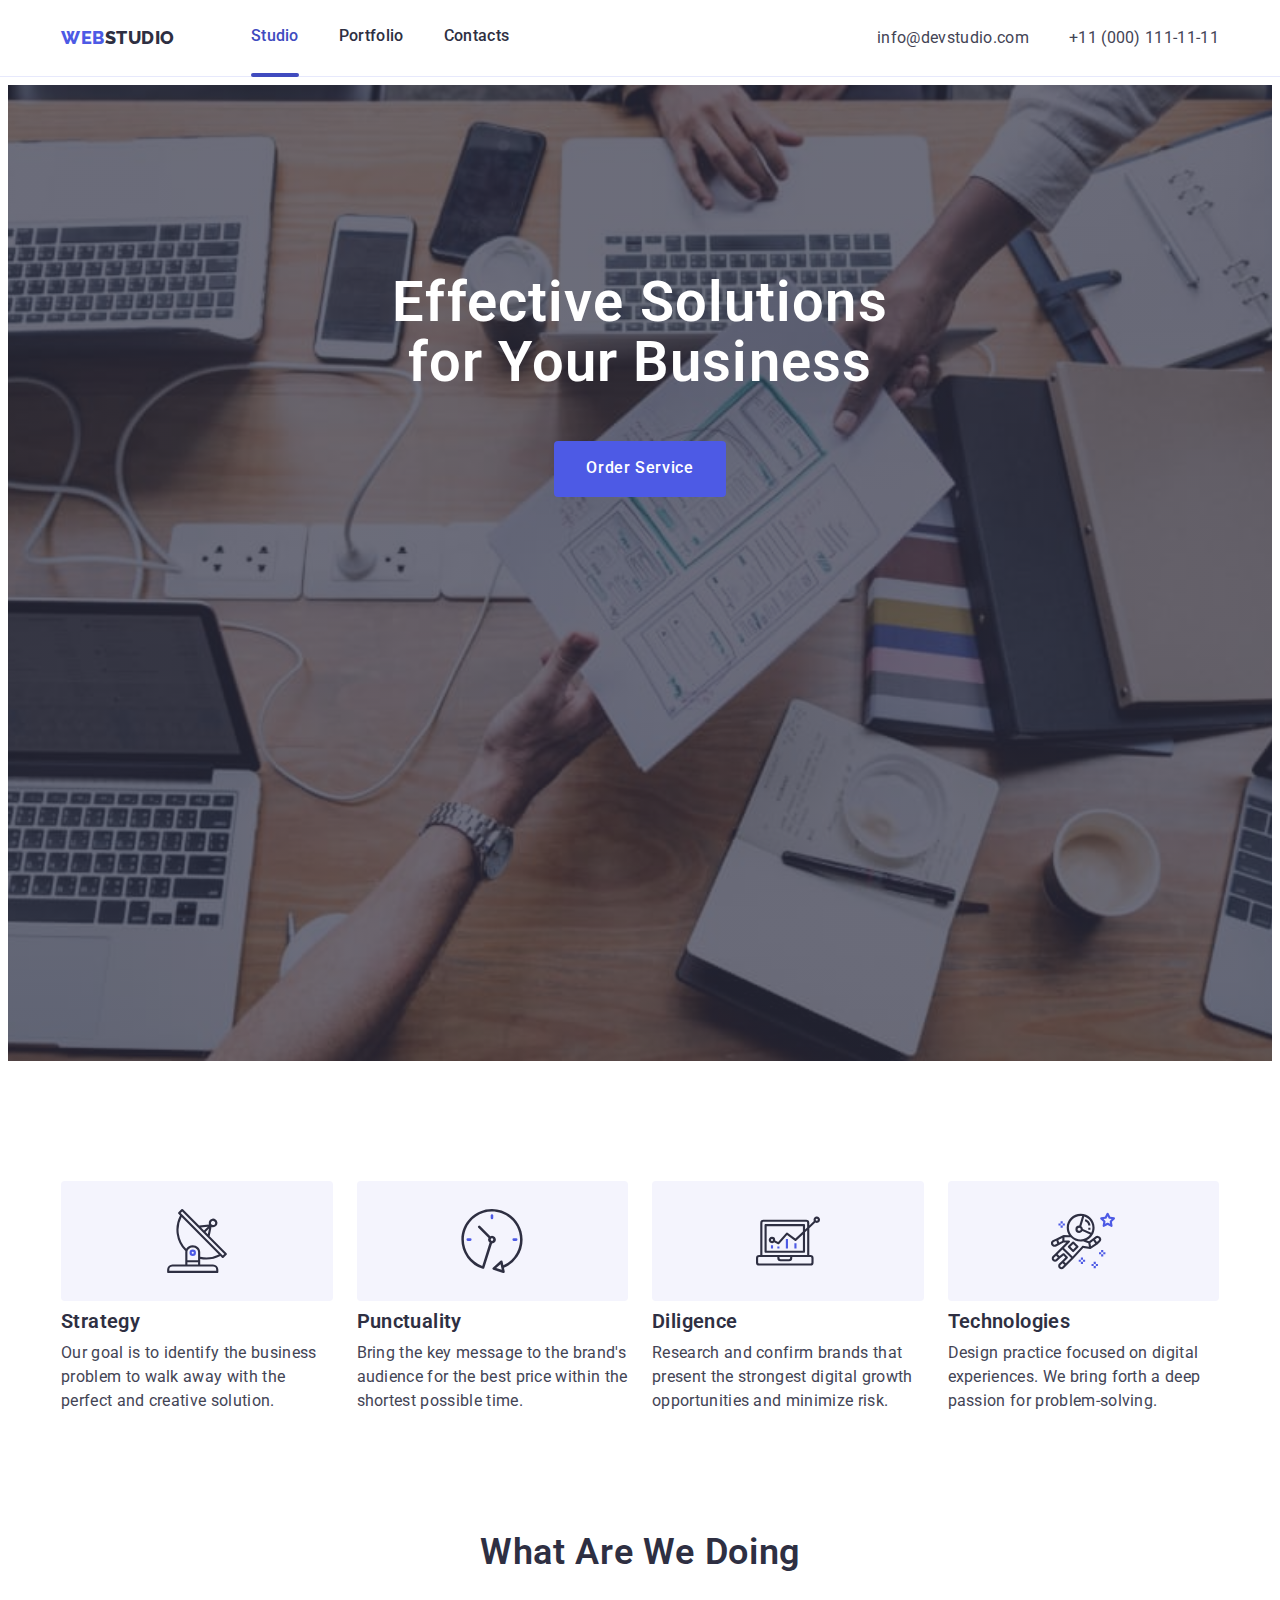
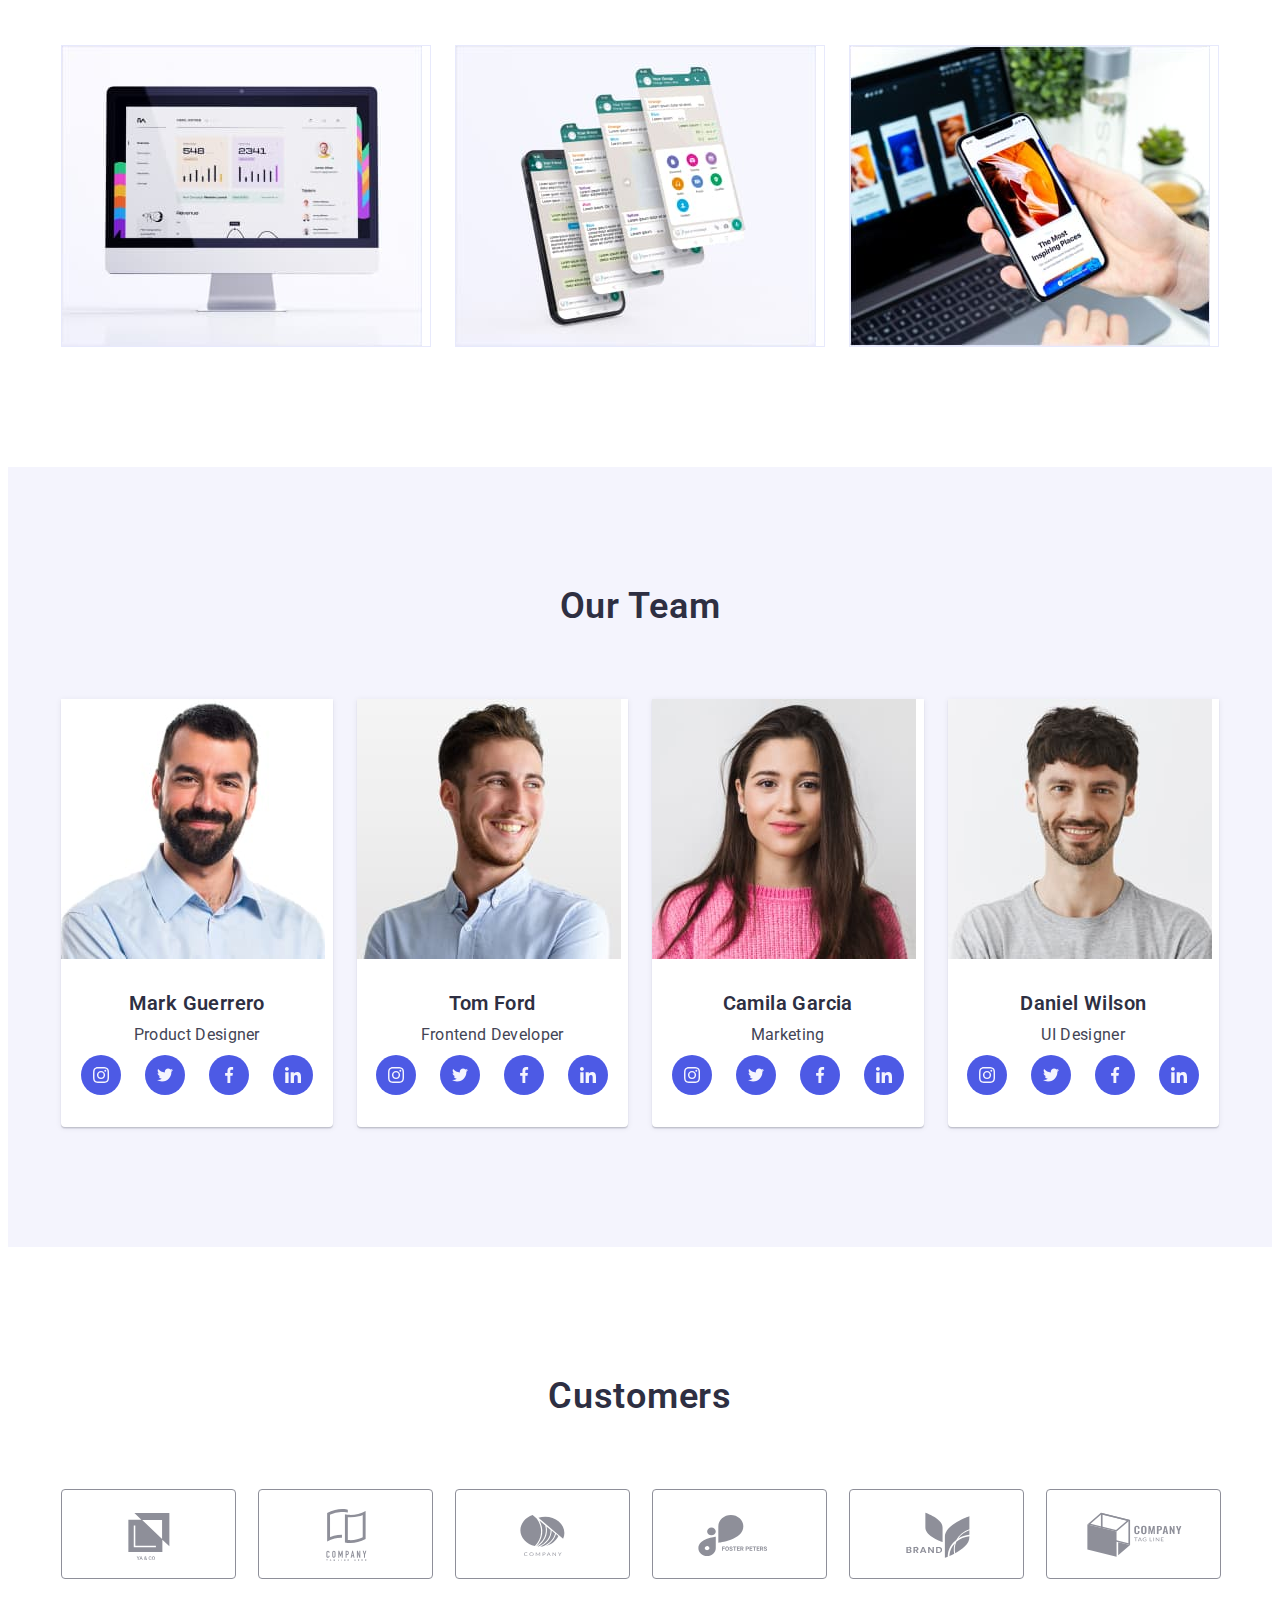
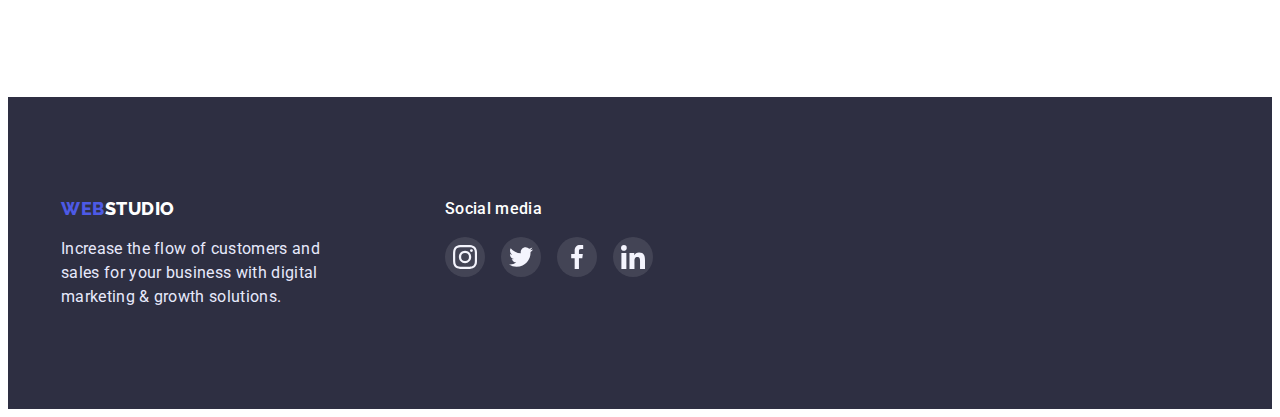
<file: index.html>
<!DOCTYPE html>
<html lang="en">
  <head>
    <meta charset="UTF-8" />
    <meta http-equiv="X-UA-Compatible" content="IE=edge" />
    <meta name="viewport" content="width=device-width, initial-scale=1.0" />
    <title>Web Studio</title>
    <link rel="preconnect" href="https://fonts.googleapis.com" />
    <link rel="preconnect" href="https://fonts.gstatic.com" crossorigin />
    <link
      href="https://fonts.googleapis.com/css2?family=Raleway:wght@800&family=Roboto:wght@400;500;700;900&display=swap"
      rel="stylesheet"
    />
    <link
      rel="stylesheet"
      href="https://cdnjs.cloudflare.com/ajax/libs/modern-normalize/1.1.0/modern-normalize.min.css"
      integrity="sha512-wpPYUAdjBVSE4KJnH1VR1HeZfpl1ub8YT/NKx4PuQ5NmX2tKuGu6U/JRp5y+Y8XG2tV+wKQpNHVUX03MfMFn9Q=="
      crossorigin="anonymous"
      referrerpolicy="no-referrer"
    />
    <link rel="stylesheet" href="./css/styles.css" />
  </head>

  <body>
    <!-- Header -->
    <header class="header">
      <div class="container">
        <nav class="header-navigation">
          <a class="header-logo link" href="./index.html"
            >web<span class="logo-studio">studio</span>
          </a>
          <ul class="header-list list">
            <li class="header-item">
              <a class="header-link link current" href="./index.html">Studio</a>
            </li>
            <li class="header-item">
              <a class="header-link link" href="./portfolio.html">Portfolio</a>
            </li>
            <li class="header-item">
              <a class="header-link link" href="">Contacts</a>
            </li>
          </ul>
        </nav>
        <address>
          <ul class="header-contacts-list list">
            <li class="header-contacts-item">
              <a
                class="header-contacts-link link"
                href="mailto:info@devstudio.com"
                >info@devstudio.com</a
              >
            </li>
            <li class="header-contacts-item">
              <a class="header-contacts-link link" href="tel:+11(000)111-11-11"
                >+11 (000) 111-11-11</a
              >
            </li>
          </ul>
        </address>
      </div>
    </header>
    <!-- Main -->
    <main>
      <!-- Hero -->
      <section class="hero">
        <div class="container">
          <h1 class="hero-title">Effective Solutions for Your Business</h1>
          <button data-modal-open type="button" class="hero-btn">
            Order Service
          </button>
        </div>
      </section>
      <!-- Section About -->
      <section class="about">
        <div class="container">
          <h2 class="about-title visually-hidden">About us</h2>
          <ul class="about-list list">
            <li class="about-item icon-antenna">
              <h3 class="about-item-title">Strategy</h3>
              <p class="about-text">
                Our goal is to identify the business problem to walk away with
                the perfect and creative solution.
              </p>
            </li>
            <li class="about-item icon-clock">
              <h3 class="about-item-title">Punctuality</h3>
              <p class="about-text">
                Bring the key message to the brand's audience for the best price
                within the shortest possible time.
              </p>
            </li>
            <li class="about-item icon-diagrama">
              <h3 class="about-item-title">Diligence</h3>
              <p class="about-text">
                Research and confirm brands that present the strongest digital
                growth opportunities and minimize risk.
              </p>
            </li>
            <li class="about-item icon-astronaut">
              <h3 class="about-item-title">Technologies</h3>
              <p class="about-text">
                Design practice focused on digital experiences. We bring forth a
                deep passion for problem-solving.
              </p>
            </li>
          </ul>
        </div>
      </section>
      <!-- Section Example -->
      <section class="example section">
        <div class="container">
          <h2 class="example-title">What are we doing</h2>
          <ul class="example-list list">
            <li class="example-item">
              <img src="./images/rectangle71.jpg" alt="example" width="360" />
            </li>
            <li class="example-item">
              <img src="./images/rectangle72.jpg" alt="example" width="360" />
            </li>
            <li class="example-item">
              <img src="./images/rectangle73.jpg" alt="example" width="360" />
            </li>
          </ul>
        </div>
      </section>
      <!-- Section Team -->
      <section class="team section">
        <div class="container">
          <h2 class="team-title">Our Team</h2>
          <ul class="team-list list">
            <li class="team-item">
              <img src="./images/mark.jpg" alt="Mark Guerrero" width="264" />
              <div class="team-item-info">
                <h3 class="team-item-title">Mark Guerrero</h3>
                <p class="team-text">Product Designer</p>
                <ul class="team-soc-list list">
                  <li class="team-soc-item">
                    <a href="" class="team-soc-link link">
                      <svg class="team-soc-icon" width="16" height="16">
                        <use href="./images/icons.svg#icon-instagram"></use>
                      </svg>
                    </a>
                  </li>
                  <li class="team-soc-item">
                    <a href="" class="team-soc-link link">
                      <svg class="team-soc-icon" width="16" height="16">
                        <use href="./images/icons.svg#icon-twitter"></use>
                      </svg>
                    </a>
                  </li>
                  <li class="team-soc-item">
                    <a href="" class="team-soc-link link">
                      <svg class="team-soc-icon" width="16" height="16">
                        <use href="./images/icons.svg#icon-facebook"></use>
                      </svg>
                    </a>
                  </li>
                  <li class="team-soc-item">
                    <a href="" class="team-soc-link link">
                      <svg class="team-soc-icon" width="16" height="16">
                        <use href="./images/icons.svg#icon-linkedin"></use>
                      </svg>
                    </a>
                  </li>
                </ul>
              </div>
            </li>
            <li class="team-item">
              <img src="./images/tom.jpg" alt="Tom Ford" width="264" />
              <div class="team-item-info">
                <h3 class="team-item-title">Tom Ford</h3>
                <p class="team-text">Frontend Developer</p>
                <ul class="team-soc-list list">
                  <li class="team-soc-item">
                    <a href="" class="team-soc-link link">
                      <svg class="team-soc-icon" width="16" height="16">
                        <use href="./images/icons.svg#icon-instagram"></use>
                      </svg>
                    </a>
                  </li>
                  <li class="team-soc-item">
                    <a href="" class="team-soc-link link">
                      <svg class="team-soc-icon" width="16" height="16">
                        <use href="./images/icons.svg#icon-twitter"></use>
                      </svg>
                    </a>
                  </li>
                  <li class="team-soc-item">
                    <a href="" class="team-soc-link link">
                      <svg class="team-soc-icon" width="16" height="16">
                        <use href="./images/icons.svg#icon-facebook"></use>
                      </svg>
                    </a>
                  </li>
                  <li class="team-soc-item">
                    <a href="" class="team-soc-link link">
                      <svg class="team-soc-icon" width="16" height="16">
                        <use href="./images/icons.svg#icon-linkedin"></use>
                      </svg>
                    </a>
                  </li>
                </ul>
              </div>
            </li>
            <li class="team-item">
              <img src="./images/camila.jpg" alt="Camila Garcia" width="264" />
              <div class="team-item-info">
                <h3 class="team-item-title">Camila Garcia</h3>
                <p class="team-text">Marketing</p>
                <ul class="team-soc-list list">
                  <li class="team-soc-item">
                    <a href="" class="team-soc-link link">
                      <svg class="team-soc-icon" width="16" height="16">
                        <use href="./images/icons.svg#icon-instagram"></use>
                      </svg>
                    </a>
                  </li>
                  <li class="team-soc-item">
                    <a href="" class="team-soc-link link">
                      <svg class="team-soc-icon" width="16" height="16">
                        <use href="./images/icons.svg#icon-twitter"></use>
                      </svg>
                    </a>
                  </li>
                  <li class="team-soc-item">
                    <a href="" class="team-soc-link link">
                      <svg class="team-soc-icon" width="16" height="16">
                        <use href="./images/icons.svg#icon-facebook"></use>
                      </svg>
                    </a>
                  </li>
                  <li class="team-soc-item">
                    <a href="" class="team-soc-link link">
                      <svg class="team-soc-icon" width="16" height="16">
                        <use href="./images/icons.svg#icon-linkedin"></use>
                      </svg>
                    </a>
                  </li>
                </ul>
              </div>
            </li>
            <li class="team-item">
              <img src="./images/daniel.jpg" alt="Daniel Wilson" width="264" />
              <div class="team-item-info">
                <h3 class="team-item-title">Daniel Wilson</h3>
                <p class="team-text">UI Designer</p>
                <ul class="team-soc-list list">
                  <li class="team-soc-item">
                    <a href="" class="team-soc-link link">
                      <svg class="team-soc-icon" width="16" height="16">
                        <use href="./images/icons.svg#icon-instagram"></use>
                      </svg>
                    </a>
                  </li>
                  <li class="team-soc-item">
                    <a href="" class="team-soc-link link">
                      <svg class="team-soc-icon" width="16" height="16">
                        <use href="./images/icons.svg#icon-twitter"></use>
                      </svg>
                    </a>
                  </li>
                  <li class="team-soc-item">
                    <a href="" class="team-soc-link link">
                      <svg class="team-soc-icon" width="16" height="16">
                        <use href="./images/icons.svg#icon-facebook"></use>
                      </svg>
                    </a>
                  </li>
                  <li class="team-soc-item">
                    <a href="" class="team-soc-link link">
                      <svg class="team-soc-icon" width="16" height="16">
                        <use href="./images/icons.svg#icon-linkedin"></use>
                      </svg>
                    </a>
                  </li>
                </ul>
              </div>
            </li>
          </ul>
        </div>
      </section>
      <!-- Customers -->
      <section class="customers">
        <div class="container">
          <h2 class="customers-title">Customers</h2>
          <ul class="customers-list list">
            <li class="costomers-item">
              <a href="" class="custumers-link link">
                <svg class="custumers-icon" width="104" height="56">
                  <use href="./images/icons.svg#icon-client-1"></use>
                </svg>
              </a>
            </li>
            <li class="costomers-item">
              <a href="" class="custumers-link link">
                <svg class="custumers-icon" width="104" height="56">
                  <use href="./images/icons.svg#icon-client-2"></use>
                </svg>
              </a>
            </li>
            <li class="costomers-item">
              <a href="" class="custumers-link link">
                <svg class="custumers-icon" width="104" height="56">
                  <use href="./images/icons.svg#icon-client-3"></use>
                </svg>
              </a>
            </li>
            <li class="costomers-item">
              <a href="" class="custumers-link link">
                <svg class="custumers-icon" width="104" height="56">
                  <use href="./images/icons.svg#icon-client-4"></use>
                </svg>
              </a>
            </li>
            <li class="costomers-item">
              <a href="" class="custumers-link link">
                <svg class="custumers-icon" width="104" height="56">
                  <use href="./images/icons.svg#icon-client-5"></use>
                </svg>
              </a>
            </li>
            <li class="costomers-item">
              <a href="" class="custumers-link link">
                <svg class="custumers-icon" width="104" height="56">
                  <use href="./images/icons.svg#icon-client-6"></use>
                </svg>
              </a>
            </li>
          </ul>
        </div>
      </section>
    </main>
    <!-- Footer -->
    <footer class="footer">
      <div class="container">
        <div class="footer-descriprion">
          <a class="footer-logo link" href="./index.html">
            web<span class="footer-logo-studio">studio</span></a
          >
          <p class="footer-text">
            Increase the flow of customers and sales for your business with
            digital marketing & growth solutions.
          </p>
        </div>
        <div class="footer-media">
          <p class="footer-media-text">Social media</p>
          <ul class="footer-soc-list list">
            <li class="footer-soc-item">
              <a href="" class="footer-soc-link link">
                <svg class="footer-soc-icon" width="24" height="24">
                  <use href="./images/icons.svg#icon-instagram"></use>
                </svg>
              </a>
            </li>
            <li class="footer-soc-item">
              <a href="" class="footer-soc-link link">
                <svg class="footer-soc-icon" width="24" height="24">
                  <use href="./images/icons.svg#icon-twitter"></use>
                </svg>
              </a>
            </li>
            <li class="footer-soc-item">
              <a href="" class="footer-soc-link link">
                <svg class="footer-soc-icon" width="24" height="24">
                  <use href="./images/icons.svg#icon-facebook"></use>
                </svg>
              </a>
            </li>
            <li class="footer-soc-item">
              <a href="" class="footer-soc-link link">
                <svg class="footer-soc-icon" width="24" height="24">
                  <use href="./images/icons.svg#icon-linkedin"></use>
                </svg>
              </a>
            </li>
          </ul>
        </div>
      </div>
    </footer>

    <div class="backdrop is-hidden" data-modal>
      <div class="modal">
        <button data-modal-close class="modal-close">
          <svg class="modal-close-icon" width="8" height="8">
            <use href="./images/icons.svg#icon-close"></use>
          </svg>
        </button>
      </div>
    </div>

    <script src="./js/modal.js"></script>
    <script>
      const { height: pageHeaderHeight } = document
        .querySelector(".header")
        .getBoundingClientRect();

      document.body.style.paddingTop = `${pageHeaderHeight}px`;
    </script>
  </body>
</html>
</file>
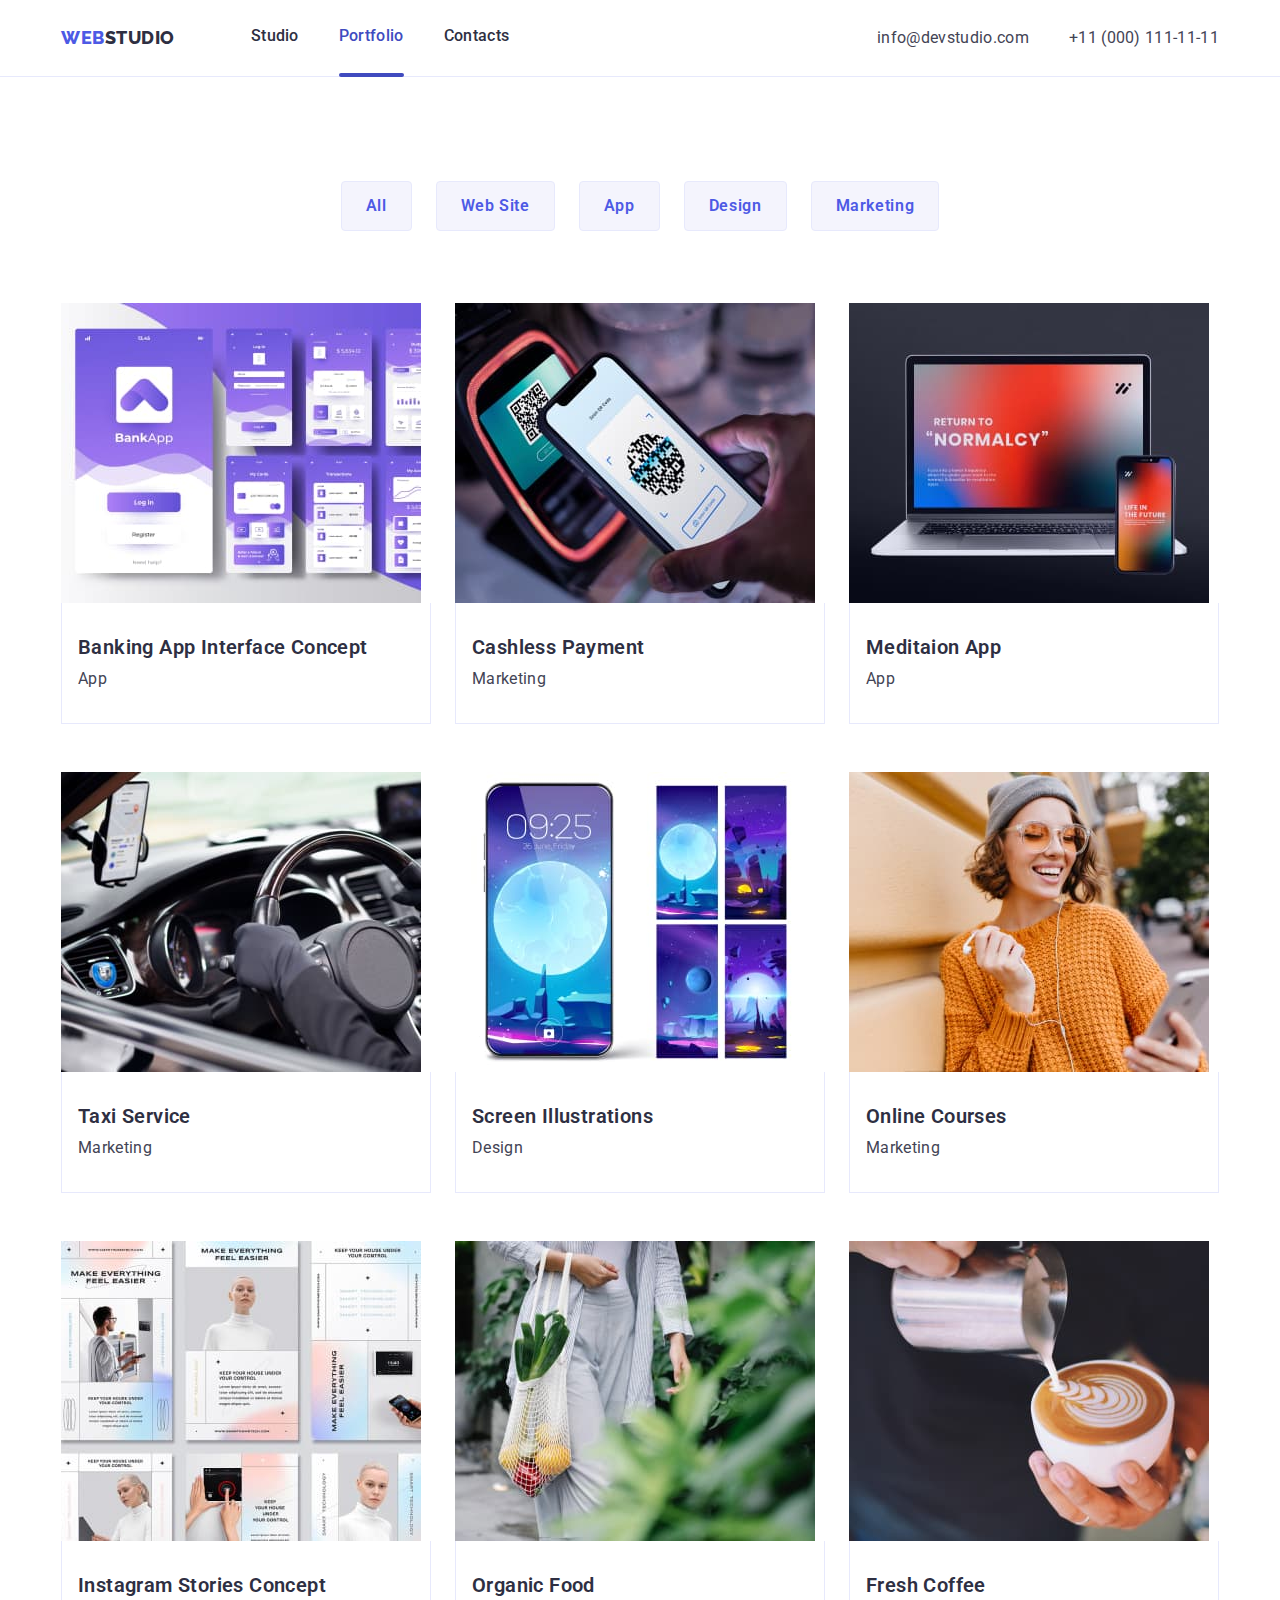
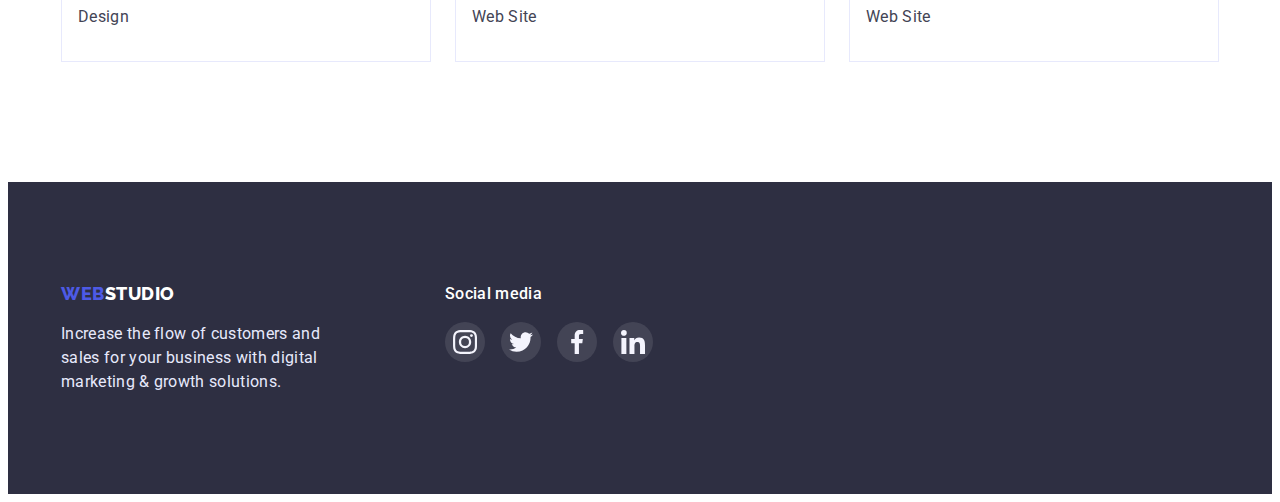
<file: portfolio.html>
<!DOCTYPE html>
<html lang="en">
  <head>
    <meta charset="UTF-8" />
    <meta http-equiv="X-UA-Compatible" content="IE=edge" />
    <meta name="viewport" content="width=device-width, initial-scale=1.0" />
    <title>Web Studio</title>
    <link rel="preconnect" href="https://fonts.googleapis.com" />
    <link rel="preconnect" href="https://fonts.gstatic.com" crossorigin />
    <link
      href="https://fonts.googleapis.com/css2?family=Raleway:wght@800&family=Roboto:wght@400;500;700;900&display=swap"
      rel="stylesheet"
    />
    <link
      rel="stylesheet"
      href="https://cdnjs.cloudflare.com/ajax/libs/modern-normalize/1.1.0/modern-normalize.min.css"
      integrity="sha512-wpPYUAdjBVSE4KJnH1VR1HeZfpl1ub8YT/NKx4PuQ5NmX2tKuGu6U/JRp5y+Y8XG2tV+wKQpNHVUX03MfMFn9Q=="
      crossorigin="anonymous"
      referrerpolicy="no-referrer"
    />
    <link rel="stylesheet" href="./css/styles.css" />
  </head>
  <body>
    <!-- Header -->
    <header class="header">
      <div class="container">
        <nav class="header-navigation">
          <a class="header-logo link" href="./index.html"
            >web<span class="logo-studio">studio</span>
          </a>
          <ul class="header-list list">
            <li class="header-item">
              <a class="header-link link" href="./index.html">Studio</a>
            </li>
            <li class="header-item">
              <a class="header-link link current" href="./portfolio.html"
                >Portfolio</a
              >
            </li>
            <li class="header-item">
              <a class="header-link link" href="">Contacts</a>
            </li>
          </ul>
        </nav>
        <address>
          <ul class="header-contacts-list list">
            <li class="header-contacts-item">
              <a
                class="header-contacts-link link"
                href="mailto:info@devstudio.com"
                >info@devstudio.com</a
              >
            </li>
            <li class="header-contacts-item">
              <a class="header-contacts-link link" href="tel:+11(000)111-11-11"
                >+11 (000) 111-11-11</a
              >
            </li>
          </ul>
        </address>
      </div>
    </header>
    <!-- Main -->
    <main>
      <!-- Section portfolio -->
      <section class="portfolio">
        <div class="container">
          <h1 class="visually-hidden">Portfolio Web Studio</h1>
          <ul class="portfolio-btn-list list">
            <li class="portfolio-btn-item">
              <button type="button" class="portfolio-btn">All</button>
            </li>
            <li class="portfolio-btn-item">
              <button type="button" class="portfolio-btn">Web Site</button>
            </li>
            <li class="portfolio-btn-item">
              <button type="button" class="portfolio-btn">App</button>
            </li>
            <li class="portfolio-btn-item">
              <button type="button" class="portfolio-btn">Design</button>
            </li>
            <li class="portfolio-btn-item">
              <button type="button" class="portfolio-btn">Marketing</button>
            </li>
          </ul>
          <ul class="portfolio-example-list list">
            <li class="portfolio-example-item">
              <a href="" class="portfolio-example-link link">
                <div class="portfolio-thumb">
                  <img
                    src="./images/portfolio-example-1.jpeg"
                    width="360"
                    alt="Banking App"
                  />
                  <div class="portfolio-overlay">
                    <p class="portfolio-overlay-text">
                      14 Stylish and User-Friendly App Design Concepts · Task
                      Manager App · Calorie Tracker App · Exotic Fruit Ecommerce
                      App · Cloud Storage App
                    </p>
                  </div>
                </div>
                <div class="portfolio-example-info">
                  <h2 class="portfolio-example-title">
                    Banking App Interface Concept
                  </h2>
                  <p class="portfolio-category">App</p>
                </div>
              </a>
            </li>
            <li class="portfolio-example-item">
              <a href="" class="portfolio-example-link link">
               <div class="portfolio-thumb">
                  <img
                    src="./images/portfolio-example-2.jpeg"
                    width="360"
                    alt="Banking App"
                  />
                  <div class="portfolio-overlay">
                    <p class="portfolio-overlay-text">
                      14 Stylish and User-Friendly App Design Concepts · Task
                      Manager App · Calorie Tracker App · Exotic Fruit Ecommerce
                      App · Cloud Storage App
                    </p>
                  </div>
                </div>
                <div class="portfolio-example-info">
                  <h2 class="portfolio-example-title">Cashless Payment</h2>
                  <p class="portfolio-category">Marketing</p>
                </div>
              </a>
            </li>
            <li class="portfolio-example-item">
              <a href="" class="portfolio-example-link link">
               <div class="portfolio-thumb">
                  <img
                    src="./images/portfolio-example-3.jpeg"
                    width="360"
                    alt="Banking App"
                  />
                  <div class="portfolio-overlay">
                    <p class="portfolio-overlay-text">
                      14 Stylish and User-Friendly App Design Concepts · Task
                      Manager App · Calorie Tracker App · Exotic Fruit Ecommerce
                      App · Cloud Storage App
                    </p>
                  </div>
                </div>
                <div class="portfolio-example-info">
                  <h2 class="portfolio-example-title">Meditaion App</h2>
                  <p class="portfolio-category">App</p>
                </div>
              </a>
            </li>
            <li class="portfolio-example-item">
              <a href="" class="portfolio-example-link link">
               <div class="portfolio-thumb">
                  <img
                    src="./images/portfolio-example-4.jpeg"
                    width="360"
                    alt="Banking App"
                  />
                  <div class="portfolio-overlay">
                    <p class="portfolio-overlay-text">
                      14 Stylish and User-Friendly App Design Concepts · Task
                      Manager App · Calorie Tracker App · Exotic Fruit Ecommerce
                      App · Cloud Storage App
                    </p>
                  </div>
                </div>
                <div class="portfolio-example-info">
                  <h2 class="portfolio-example-title">Taxi Service</h2>
                  <p class="portfolio-category">Marketing</p>
                </div>
              </a>
            </li>
            <li class="portfolio-example-item">
              <a href="" class="portfolio-example-link link">
               <div class="portfolio-thumb">
                  <img
                    src="./images/portfolio-example-5.jpeg"
                    width="360"
                    alt="Banking App"
                  />
                  <div class="portfolio-overlay">
                    <p class="portfolio-overlay-text">
                      14 Stylish and User-Friendly App Design Concepts · Task
                      Manager App · Calorie Tracker App · Exotic Fruit Ecommerce
                      App · Cloud Storage App
                    </p>
                  </div>
                </div>
                <div class="portfolio-example-info">
                  <h2 class="portfolio-example-title">Screen Illustrations</h2>
                  <p class="portfolio-category">Design</p>
                </div>
              </a>
            </li>
            <li class="portfolio-example-item">
              <a href="" class="portfolio-example-link link">
               <div class="portfolio-thumb">
                  <img
                    src="./images/portfolio-example-6.jpeg"
                    width="360"
                    alt="Banking App"
                  />
                  <div class="portfolio-overlay">
                    <p class="portfolio-overlay-text">
                      14 Stylish and User-Friendly App Design Concepts · Task
                      Manager App · Calorie Tracker App · Exotic Fruit Ecommerce
                      App · Cloud Storage App
                    </p>
                  </div>
                </div>
                <div class="portfolio-example-info">
                  <h2 class="portfolio-example-title">Online Courses</h2>
                  <p class="portfolio-category">Marketing</p>
                </div>
              </a>
            </li>
            <li class="portfolio-example-item">
              <a href="" class="portfolio-example-link link">
               <div class="portfolio-thumb">
                  <img
                    src="./images/portfolio-example-7.jpeg"
                    width="360"
                    alt="Banking App"
                  />
                  <div class="portfolio-overlay">
                    <p class="portfolio-overlay-text">
                      14 Stylish and User-Friendly App Design Concepts · Task
                      Manager App · Calorie Tracker App · Exotic Fruit Ecommerce
                      App · Cloud Storage App
                    </p>
                  </div>
                </div>
                <div class="portfolio-example-info">
                  <h2 class="portfolio-example-title">
                    Instagram Stories Concept
                  </h2>
                  <p class="portfolio-category">Design</p>
                </div>
              </a>
            </li>
            <li class="portfolio-example-item">
              <a href="" class="portfolio-example-link link">
               <div class="portfolio-thumb">
                  <img
                    src="./images/portfolio-example-8.jpeg"
                    width="360"
                    alt="Banking App"
                  />
                  <div class="portfolio-overlay">
                    <p class="portfolio-overlay-text">
                      14 Stylish and User-Friendly App Design Concepts · Task
                      Manager App · Calorie Tracker App · Exotic Fruit Ecommerce
                      App · Cloud Storage App
                    </p>
                  </div>
                </div>
                <div class="portfolio-example-info">
                  <h2 class="portfolio-example-title">Organic Food</h2>
                  <p class="portfolio-category">Web Site</p>
                </div>
              </a>
            </li>
            <li class="portfolio-example-item">
              <a href="" class="portfolio-example-link link">
               <div class="portfolio-thumb">
                  <img
                    src="./images/portfolio-example-9.jpeg"
                    width="360"
                    alt="Banking App"
                  />
                  <div class="portfolio-overlay">
                    <p class="portfolio-overlay-text">
                      14 Stylish and User-Friendly App Design Concepts · Task
                      Manager App · Calorie Tracker App · Exotic Fruit Ecommerce
                      App · Cloud Storage App
                    </p>
                  </div>
                </div>
                <div class="portfolio-example-info">
                  <h2 class="portfolio-example-title">Fresh Coffee</h2>
                  <p class="portfolio-category">Web Site</p>
                </div>
              </a>
            </li>
          </ul>
        </div>
      </section>
    </main>
    <!-- Footer -->
    <footer class="footer">
      <div class="container">
        <div class="footer-descriprion">
          <a class="footer-logo link" href="./index.html">
            web<span class="footer-logo-studio">studio</span></a
          >
          <p class="footer-text">
            Increase the flow of customers and sales for your business with
            digital marketing & growth solutions.
          </p>
        </div>

        <div class="footer-media">
          <p class="footer-media-text">Social media</p>
          <ul class="footer-soc-list list">
            <li class="footer-soc-item">
              <a href="" class="footer-soc-link link">
                <svg class="footer-soc-icon" width="24" height="24">
                  <use href="./images/icons.svg#icon-instagram"></use>
                </svg>
              </a>
            </li>
            <li class="footer-soc-item">
              <a href="" class="footer-soc-link link">
                <svg class="footer-soc-icon" width="24" height="24">
                  <use href="./images/icons.svg#icon-twitter"></use>
                </svg>
              </a>
            </li>
            <li class="footer-soc-item">
              <a href="" class="footer-soc-link link">
                <svg class="footer-soc-icon" width="24" height="24">
                  <use href="./images/icons.svg#icon-facebook"></use>
                </svg>
              </a>
            </li>
            <li class="footer-soc-item">
              <a href="" class="footer-soc-link link">
                <svg class="footer-soc-icon" width="24" height="24">
                  <use href="./images/icons.svg#icon-linkedin"></use>
                </svg>
              </a>
            </li>
          </ul>
        </div>
      </div>
    </footer>
    <script>
      const { height: pageHeaderHeight } = document
        .querySelector(".header")
        .getBoundingClientRect();

      document.body.style.paddingTop = `${pageHeaderHeight}px`;
    </script>
  </body>
</html>
</file>
<file: css/styles.css>
:root {
  --background-white-color: #ffffff;
  --body-text-color: #434455;
  --primary-color: #4d5ae5;
  --dark-color: #2e2f42;
  --accent-color: #e7e9fc;
  --light-background-color: #f4f4fd;
  --text-white-color: #ffffff;
  --button-avtive-color: #404bbf;
  --bg-gradient: linear-gradient(rgba(46, 47, 66, 0.7), rgba(46, 47, 66, 0.7));
  --timing-fn: cubic-bezier(0.4, 0, 0.2, 1);
}

p,
h1,
h2,
h3,
h4,
h5,
h6 {
  margin: 0;
}
ul,
ol {
  margin: 0;
  padding-left: 0;
}

img {
  display: block;
  max-width: 100%;
  height: auto;
}

body {
  font-family: "Roboto", sans-serif;
  background-color: var(--background-white-color);
  color: var(--body-text-color);
}

.list {
  list-style: none;
}

.link {
  text-decoration: none;
}

.visually-hidden {
  position: absolute;
  width: 1px;
  height: 1px;
  margin: -1px;
  border: 0;
  padding: 0;
  white-space: nowrap;
  clip-path: inset(100%);
  clip: rect(0 0 0 0);
  overflow: hidden;
}

.container {
  width: 1158px;
  padding-left: 15px;
  padding-right: 15px;
  margin: 0 auto;
}

.section {
  padding-top: 120px;
  padding-bottom: 120px;
}

/*----- Header ----- */

.header {
  position: fixed;
  width: 100%;
  top: 0;
  left: 0;
  border-bottom: 1px solid #e7e9fc;
  background-color: var(--background-white-color);
}
.header > .container {
  display: flex;
  align-items: center;
}
.header-navigation {
  display: flex;
  align-items: center;
  margin-right: auto;
}
.header-logo {
  font-family: "Raleway", sans-serif;
  font-weight: 800;
  font-size: 18px;
  line-height: 1.33;
  align-items: center;
  letter-spacing: 0.03em;
  text-transform: uppercase;
  color: var(--primary-color);

  margin-right: 76px;
}
.logo-studio {
  color: var(--dark-color);
}
.header-list {
  display: flex;
  gap: 40px;
}
.header-item {
}
.header-link {
  position: relative;
  display: block;
  padding-bottom: 28px;
  padding-top: 24px;
  font-weight: 500;
  font-size: 16px;
  line-height: 1.5;
  letter-spacing: 0.02em;
  color: var(--dark-color);

  transition: color 250ms var(--timing-fn);
}
.header-link:hover,
.header-link:focus {
  color: var(--button-avtive-color);
}
.current {
  color: var(--button-avtive-color);
}
.header-link.current::after {
  content: "";
  display: block;

  position: absolute;
  left: 0;
  bottom: -1px;

  width: 100%;
  height: 4px;
  border-radius: 2px;
  background-color: var(--button-avtive-color);
}
.header-contacts-list {
  display: flex;
  align-items: center;
  gap: 40px;
}
.header-contacts-item {
}
.header-contacts-link {
  font-style: normal;
  font-size: 16px;
  line-height: 1.5;
  letter-spacing: 0.02em;
  color: var(--body-text-color);
  transition: color 250ms var(--timing-fn);
}
.header-contacts-link:hover,
.header-contacts-link:focus {
  color: var(--primary-color);
}

/*-------------- Hero ------------- */
.hero {
  padding-top: 188px;
  padding-bottom: 188px;

  text-align: center;

  background-color: var(--dark-color);
  background-image: var(--bg-gradient), url("../images/image_bg.jpg");
  background-repeat: no-repeat;
  background-position: center;
  background-size: cover;

  height: 600px;
  max-width: 1440px;
  margin-left: auto;
  margin-right: auto;
}
.hero-title {
  max-width: 496px;
  margin-right: auto;
  margin-left: auto;

  font-weight: 600;
  font-size: 56px;
  line-height: 1.07;
  letter-spacing: 0.02em;
  color: var(--text-white-color);
}

.hero-btn {
  min-width: 169px;
  height: 56px;

  margin-top: 48px;
  padding: 16px 32px;

  font-family: inherit;
  font-weight: 500;
  font-size: 16px;
  line-height: 1.18;
  letter-spacing: 0.04em;
  color: var(--text-white-color);
  background: var(--primary-color);
  border-radius: 4px;
  border: none;
  cursor: pointer;

  transition: background-color 250ms var(--timing-fn),
    box-shadow 250ms var(--timing-fn);
}
.hero-btn:hover,
.hero-btn:focus {
  background-color: var(--button-avtive-color);
  box-shadow: 0px 4px 4px rgba(0, 0, 0, 0.15);
}
/*------------ Section About-----------*/
.about {
  padding-top: 120px;
}
.about-title {
}
.about-list {
  display: flex;
  gap: 24px;
}
.about-item {
  flex-basis: calc((100% - 72px) / 4);
}

.about-item::before {
  display: block;
  content: "";
  height: 120px;
  border-radius: 4px;
  background-size: 64px;
  background-repeat: no-repeat;
  background-position: center;
  background-color: var(--light-background-color);

  margin-bottom: 8px;
}

.icon-antenna::before {
  background-image: url(../images/icon-antenna.svg);
}

.icon-clock::before {
  background-image: url(../images/icon-clock.svg);
}

.icon-diagrama::before {
  background-image: url(../images/icon-diagrama.svg);
}

.icon-astronaut::before {
  background-image: url(../images/icon-astronaut.svg);
}

.about-item-title {
  margin-bottom: 8px;

  font-weight: 600;
  font-size: 20px;
  line-height: 1.2;
  letter-spacing: 0.02em;
  color: var(--dark-color);
}
.about-text {
  font-size: 16px;
  line-height: 1.5;
  letter-spacing: 0.02em;
  color: var(--body-text-color);
}

/*----------- Section Example ---------*/
.example {
}
.example-title {
  font-weight: 600;
  font-size: 36px;
  line-height: 1.11;
  text-align: center;
  letter-spacing: 0.02em;
  text-transform: capitalize;
  color: var(--dark-color);

  margin-bottom: 72px;
}
.example-list {
  display: flex;
  gap: 24px;
}
.example-item {
  flex-basis: calc((100% - 48px) / 3);
  border: 1px solid #e7e9fc;
}
/*------------- Section Team -----------*/
.team {
  background: var(--light-background-color);
}
.team-title {
  font-weight: 600;
  font-size: 36px;
  line-height: 1.11;
  text-align: center;
  letter-spacing: 0.02em;
  text-transform: capitalize;
  color: var(--dark-color);

  margin-bottom: 72px;
}
.team-list {
  display: flex;
  gap: 24px;
}
.team-item {
  flex-basis: calc((100% - 72px) / 4);

  background: var(--background-white-color);
  box-shadow: 0px 1px 6px rgba(46, 47, 66, 0.08),
    0px 1px 1px rgba(46, 47, 66, 0.16), 0px 2px 1px rgba(46, 47, 66, 0.08);
  border-radius: 0px 0px 4px 4px;
}
.team-item-title {
  font-weight: 600;
  font-size: 20px;
  line-height: 1.2;
  text-align: center;
  letter-spacing: 0.02em;
  color: var(--dark-color);

  margin-bottom: 8px;
}
.team-item-info {
  padding-top: 32px;
  padding-bottom: 32px;
}
.team-text {
  font-size: 16px;
  line-height: 1.5;
  text-align: center;
  letter-spacing: 0.02em;
  color: var(--body-text-color);

  margin-bottom: 8px;
}

.team-soc-list {
  display: flex;
  justify-content: center;
  gap: 24px;
}
.team-soc-item {
  width: 40px;
  height: 40px;
}
.team-soc-link {
  width: 100%;
  height: 100%;

  background-color: var(--primary-color);
  border-radius: 50%;
  display: flex;
  align-items: center;
  justify-content: center;
  fill: var(--light-background-color);

  transition: background-color 250ms var(--timing-fn);
}

.team-soc-link:hover,
.team-soc-link:focus {
  background-color: var(--button-avtive-color);
}
/* --------------- Customers -------------- */
.customers {
  padding-bottom: 120px;
  padding-top: 130px;
}
.customers-title {
  font-weight: 600;
  font-size: 36px;
  line-height: 1.11;
  text-align: center;
  letter-spacing: 0.02em;
  color: var(--dark-color);

  margin-bottom: 72px;
}
.customers-list {
  display: flex;
  gap: 24px;
}
.costomers-item {
  width: calc((100% - 120px) / 6);
  height: 88px;
}
.custumers-link {
  width: 100%;
  height: 100%;
  border: 1px solid #8e8f99;
  border-radius: 4px;
  display: flex;
  justify-content: center;
  align-items: center;
  fill: #8e8f99;

  transition: background-color 250ms var(--timing-fn),
    fill 250ms var(--timing-fn);
}

.custumers-link:hover,
.custumers-link:focus {
  border-color: var(--button-avtive-color);
  fill: var(--button-avtive-color);
}

/*---------------- Footer ----------------*/
.footer {
  background: var(--dark-color);
  padding-top: 100px;
  padding-bottom: 100px;
}
.footer > .container {
  display: flex;
}

.footer-descriprion {
  margin-right: 120px;
}

.footer-logo {
  font-family: "Raleway";
  font-style: normal;
  font-weight: 800;
  font-size: 18px;
  line-height: 1.33;
  align-items: center;
  letter-spacing: 0.03em;
  text-transform: uppercase;
  color: var(--primary-color);
}
.footer-logo-studio {
  color: var(--background-white-color);
}
.footer-text {
  width: 264px;
  margin-top: 16px;

  font-size: 16px;
  line-height: 1.5;
  letter-spacing: 0.02em;
  color: var(--accent-color);
}
.footer-media-text {
  font-weight: 500;
  font-size: 16px;
  line-height: 1.5;
  letter-spacing: 0.02em;
  color: #ffffff;

  margin-bottom: 16px;
}
.footer-soc-list {
  display: flex;
  align-items: center;
  gap: 16px;
}
.footer-soc-item {
  width: 40px;
  height: 40px;
}
.footer-soc-link {
  width: 100%;
  height: 100%;

  display: flex;
  align-items: center;
  justify-content: center;
  background-color: rgba(255, 255, 255, 0.1);
  border-radius: 50%;

  fill: var(--light-background-color);
  transition: background-color 250ms var(--timing-fn);
}

.footer-soc-link:hover,
.footer-soc-link:focus {
  background-color: #31d0aa;
}

.footer-soc-icon {
}

/*------------ Portfolio -----------------*/
.portfolio {
  padding-top: 96px;
  padding-bottom: 120px;
}
.portfolio-title {
}
.portfolio-btn-list {
  display: flex;
  gap: 24px;
  justify-content: center;
}
.portfolio-btn-item {
}
.portfolio-btn {
  font-family: inherit;
  font-weight: 600;
  font-size: 16px;
  line-height: 1.5;
  align-items: center;
  text-align: center;
  letter-spacing: 0.04em;
  color: var(--primary-color);
  background-color: var(--light-background-color);
  cursor: pointer;

  border-radius: 4px;
  border: 1px solid #e7e9fc;
  padding: 12px 24px;

  transition: background-color 250ms var(--timing-fn),
    color 250ms var(--timing-fn), box-shadow 250ms var(--timing-fn),
    border 250ms var(--timing-fn);
}
.portfolio-btn:active,
.portfolio-btn:hover,
.portfolio-btn:focus {
  background-color: var(--primary-color);
  color: var(--text-white-color);
  box-shadow: 0px 3px 1px rgba(0, 0, 0, 0.1), 0px 2px 1px rgba(0, 0, 0, 0.08),
    0px 2px 2px rgba(0, 0, 0, 0.12);
  border: 1px solid var(--primary-color);
}
.portfolio-example-list {
  margin-top: 72px;
  display: flex;
  flex-wrap: wrap;
  row-gap: 48px;
  column-gap: 24px;
}
.portfolio-example-item {
  flex-basis: calc((100% - 48px) / 3);
}
.portfolio-example-link {
  display: block;
  transition: box-shadow 250ms var(--timing-fn);
}
.portfolio-example-info {
  padding-top: 32px;
  padding-bottom: 32px;
  padding-left: 16px;
  padding-right: 16px;

  border: 1px solid #e7e9fc;
  border-top: none;
}
.portfolio-example-title {
  font-weight: 600;
  font-size: 20px;
  line-height: 1.2;
  letter-spacing: 0.02em;
  color: var(--dark-color);
}
.portfolio-category {
  margin-top: 8px;
  font-size: 16px;
  line-height: 1.5;
  letter-spacing: 0.02em;
  color: var(--body-text-color);
}
.portfolio-example-link:hover,
.portfolio-example-link:focus {
  box-shadow: 0px 1px 6px rgba(46, 47, 66, 0.08),
    0px 1px 1px rgba(46, 47, 66, 0.16), 0px 2px 1px rgba(46, 47, 66, 0.08);
}
.portfolio-thumb {
  position: relative;
  overflow: hidden;
  z-index: -1;
}
.portfolio-overlay {
  position: absolute;
  top: 0;
  left: 0;
  width: 100%;
  height: 100%;
  background-color: var(--primary-color);

  transform: translateY(100%);
  padding: 40px 32px;

  transition: transform 250ms var(--timing-fn);
}
.portfolio-overlay-text {
  font-size: 16px;
  line-height: 1.5;
  letter-spacing: 0.02em;
  color: var(--light-background-color);
}

.portfolio-example-link:hover .portfolio-overlay,
.portfolio-example-link:focus .portfolio-overlay {
  transform: translateY(0);
}

/*--- Modal Backdrop ---*/

.backdrop {
  position: fixed;
  top: 0;
  left: 0;
  width: 100%;
  height: 100%;
  background-color: rgba(46, 47, 66, 0.4);

  opacity: 1;

  transition: opacity 250ms cubic-bezier(0.4, 0, 0.2, 1);
}

.backdrop.is-hidden {
  opacity: 0;
  pointer-events: none;
}

.modal {
  position: absolute;
  top: 50%;
  left: 50%;
  height: 576px;
  width: 408px;
  padding: 24px;

  background-color: #fcfcfc;
  box-shadow: 0px 1px 1px rgba(0, 0, 0, 0.14), 0px 1px 3px rgba(0, 0, 0, 0.12),
    0px 2px 1px rgba(0, 0, 0, 0.2);
  border-radius: 4px;

  transform: translate(-50%, -50%) scale(1);

  transition: transform 250ms cubic-bezier(0.4, 0, 0.2, 1);
}

.backdrop.is-hidden .modal {
  transform: translate(-50%, -50%) scale(1.1);
}

.modal-close {
  display: flex;
  align-items: center;
  justify-content: center;

  width: 24px;
  height: 24px;
  margin-left: auto;

  border-radius: 50%;
  background: var(--accent-color);
  border: 1px solid rgba(0, 0, 0, 0.1);
  cursor: pointer;
}
</file>
